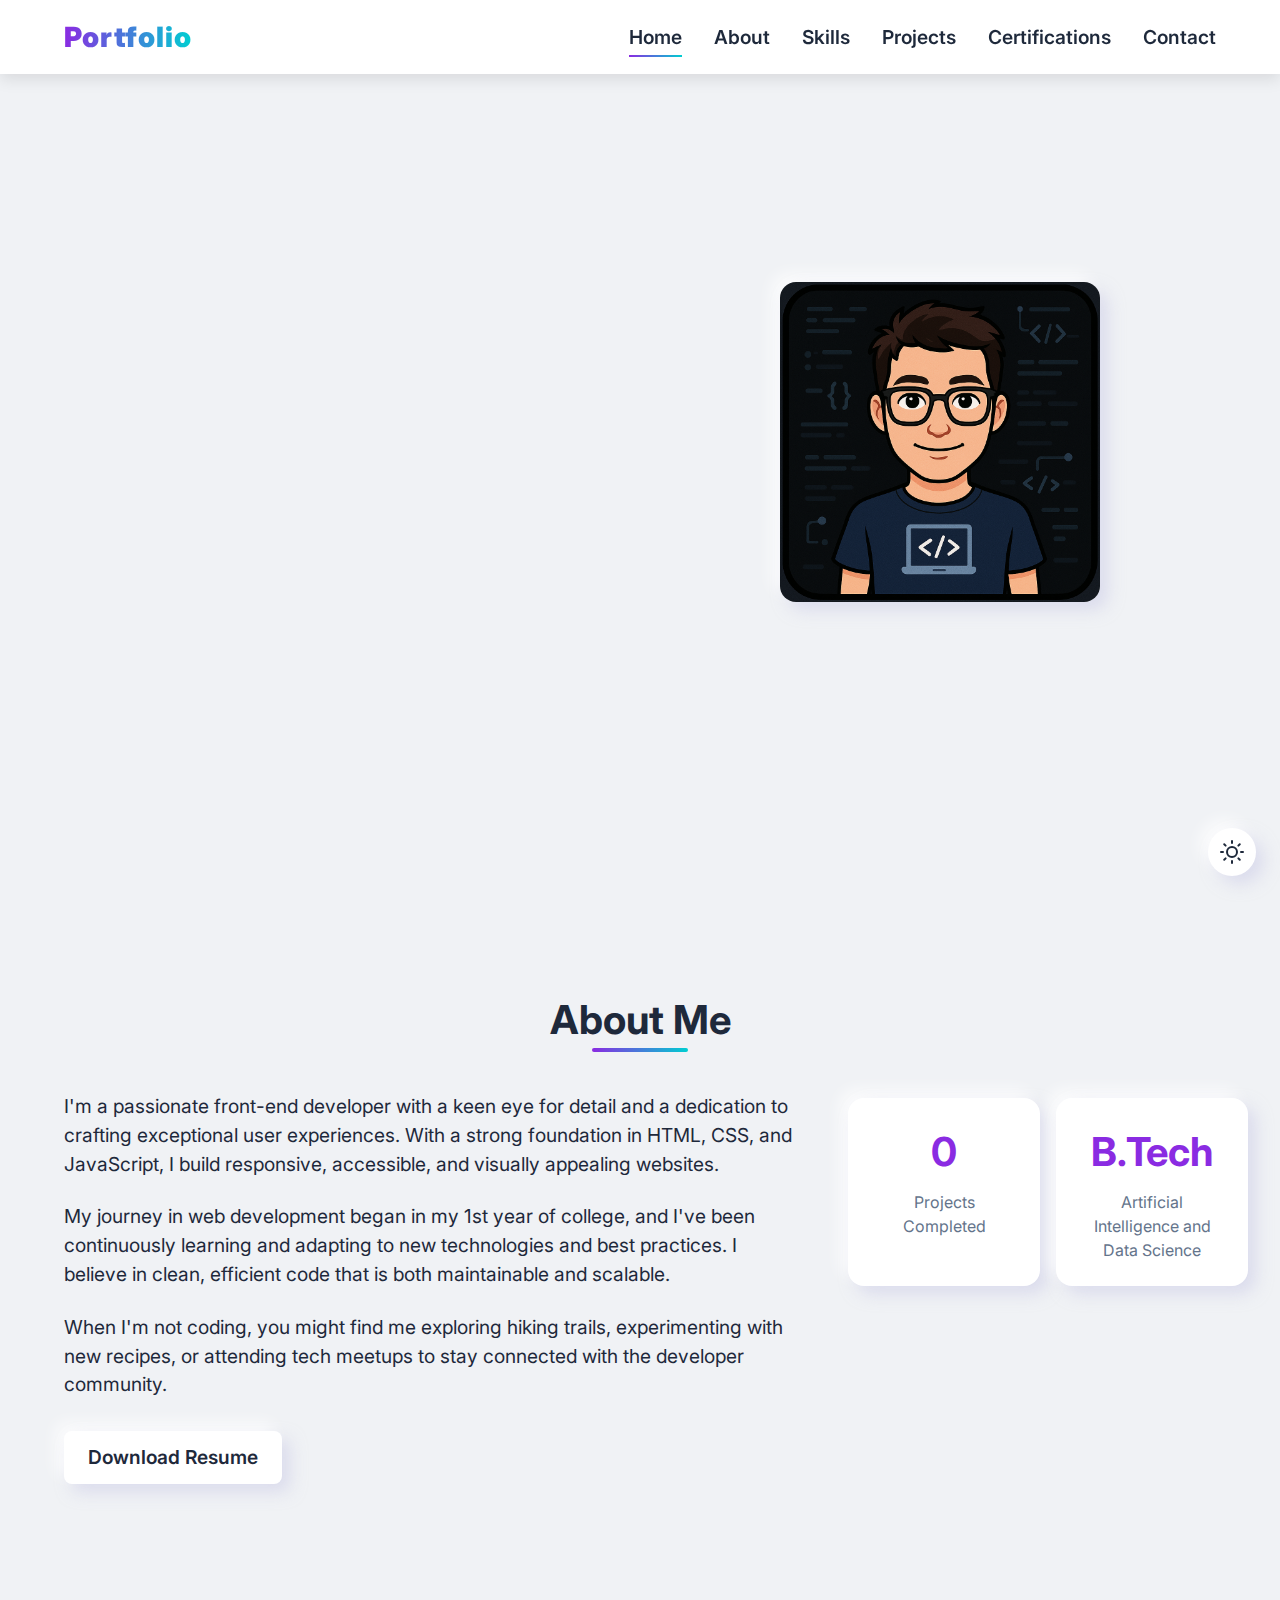
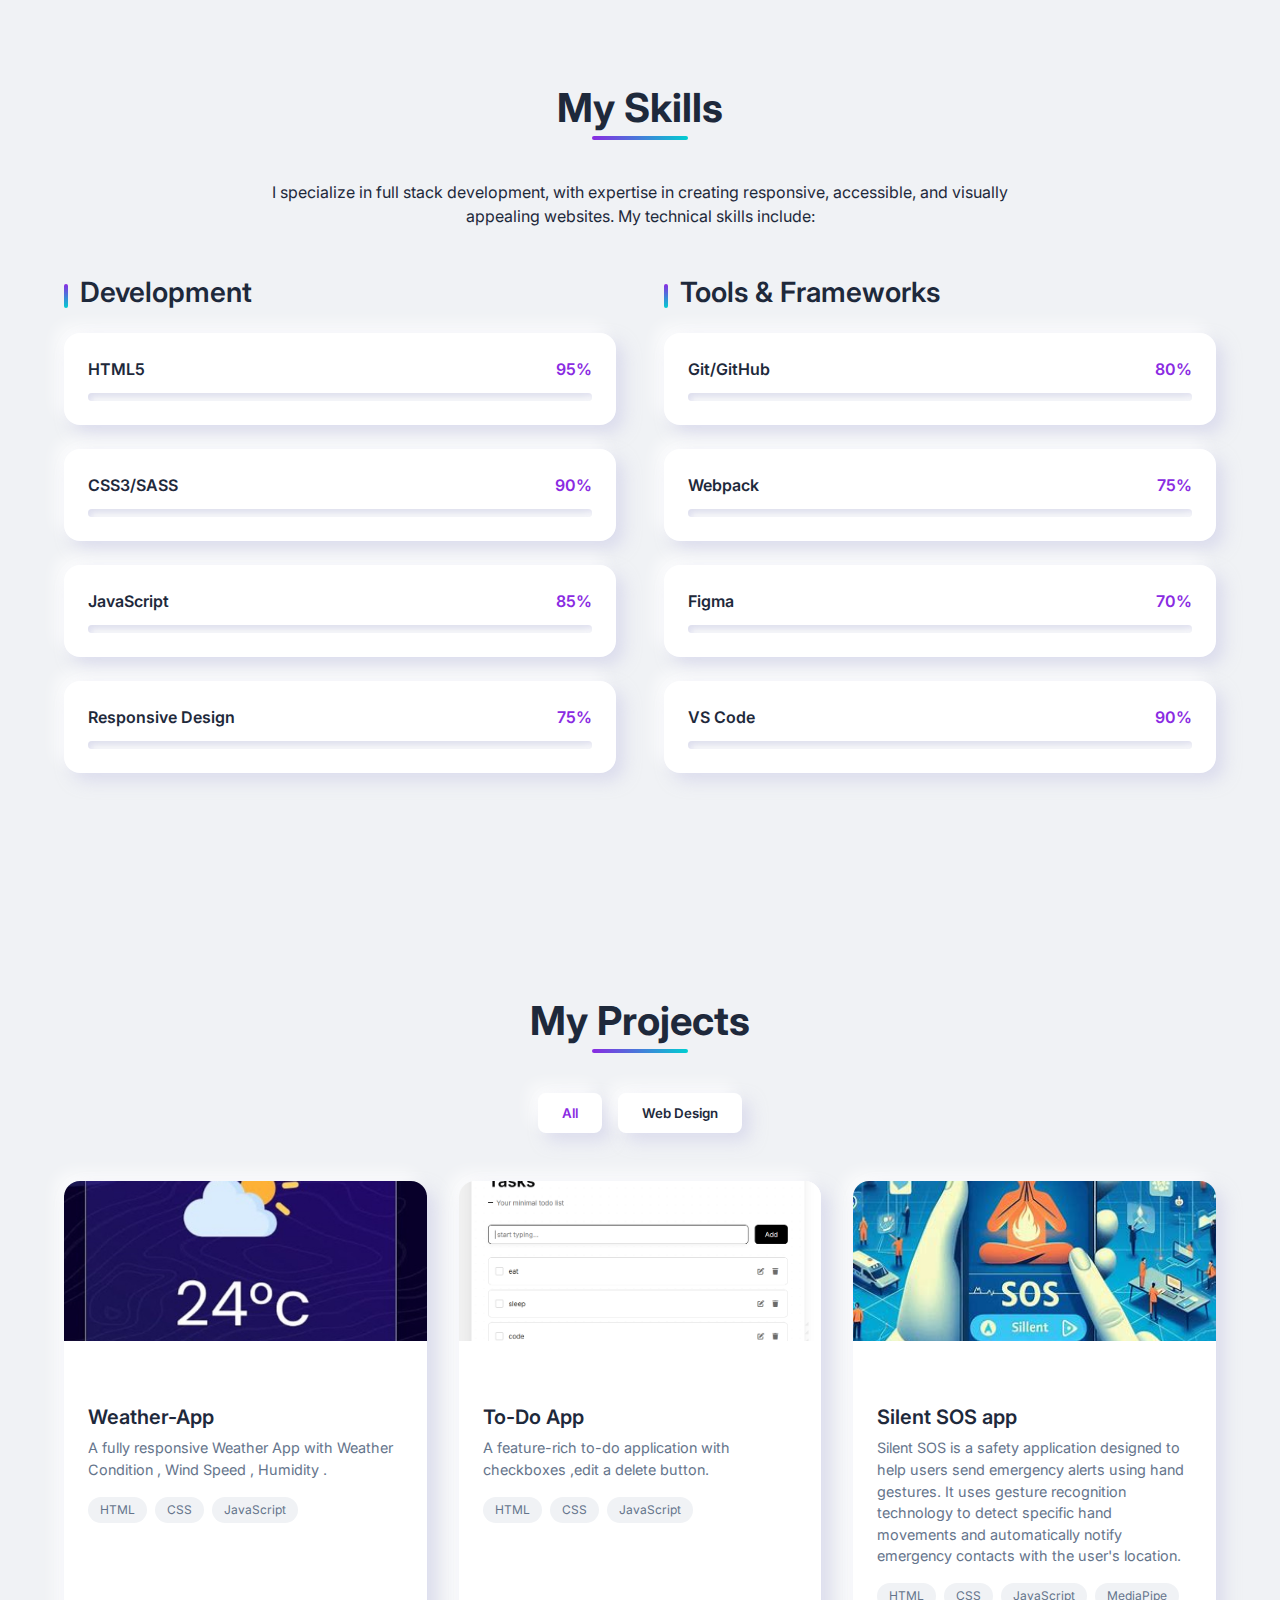
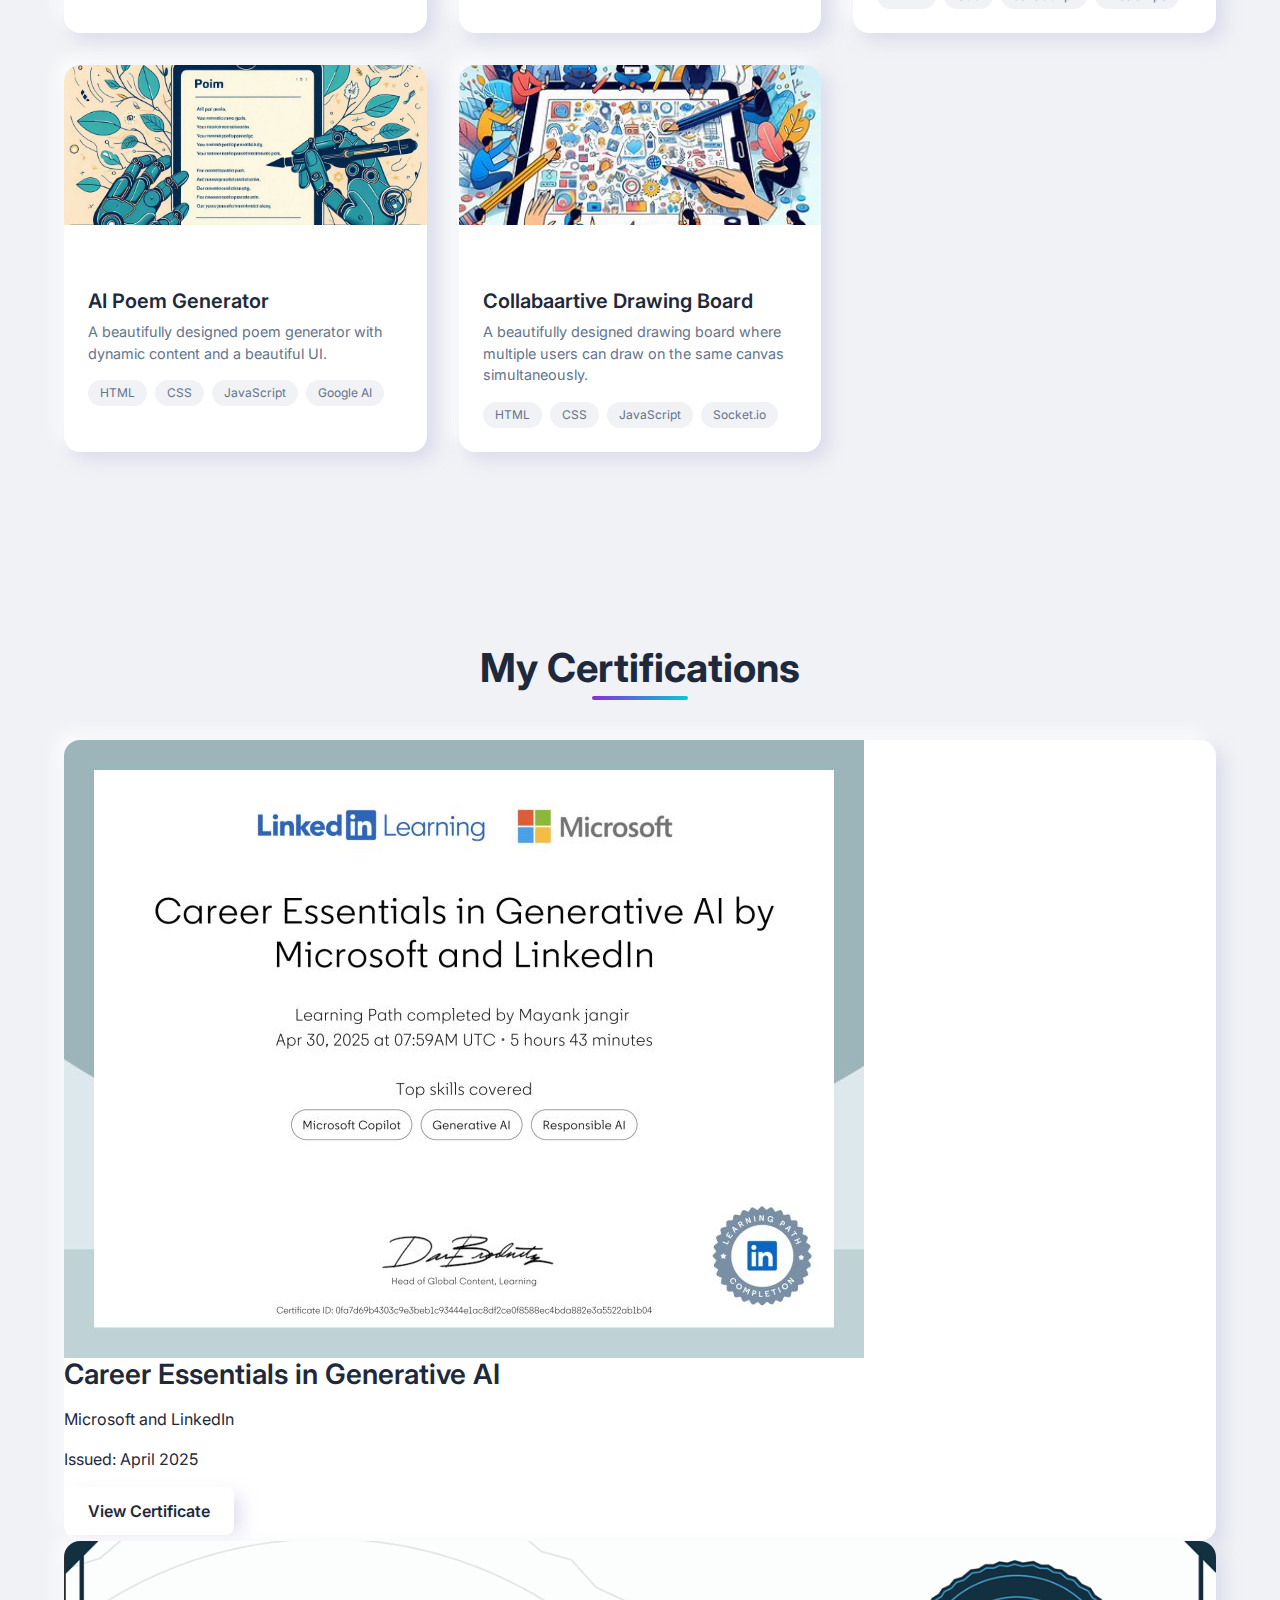
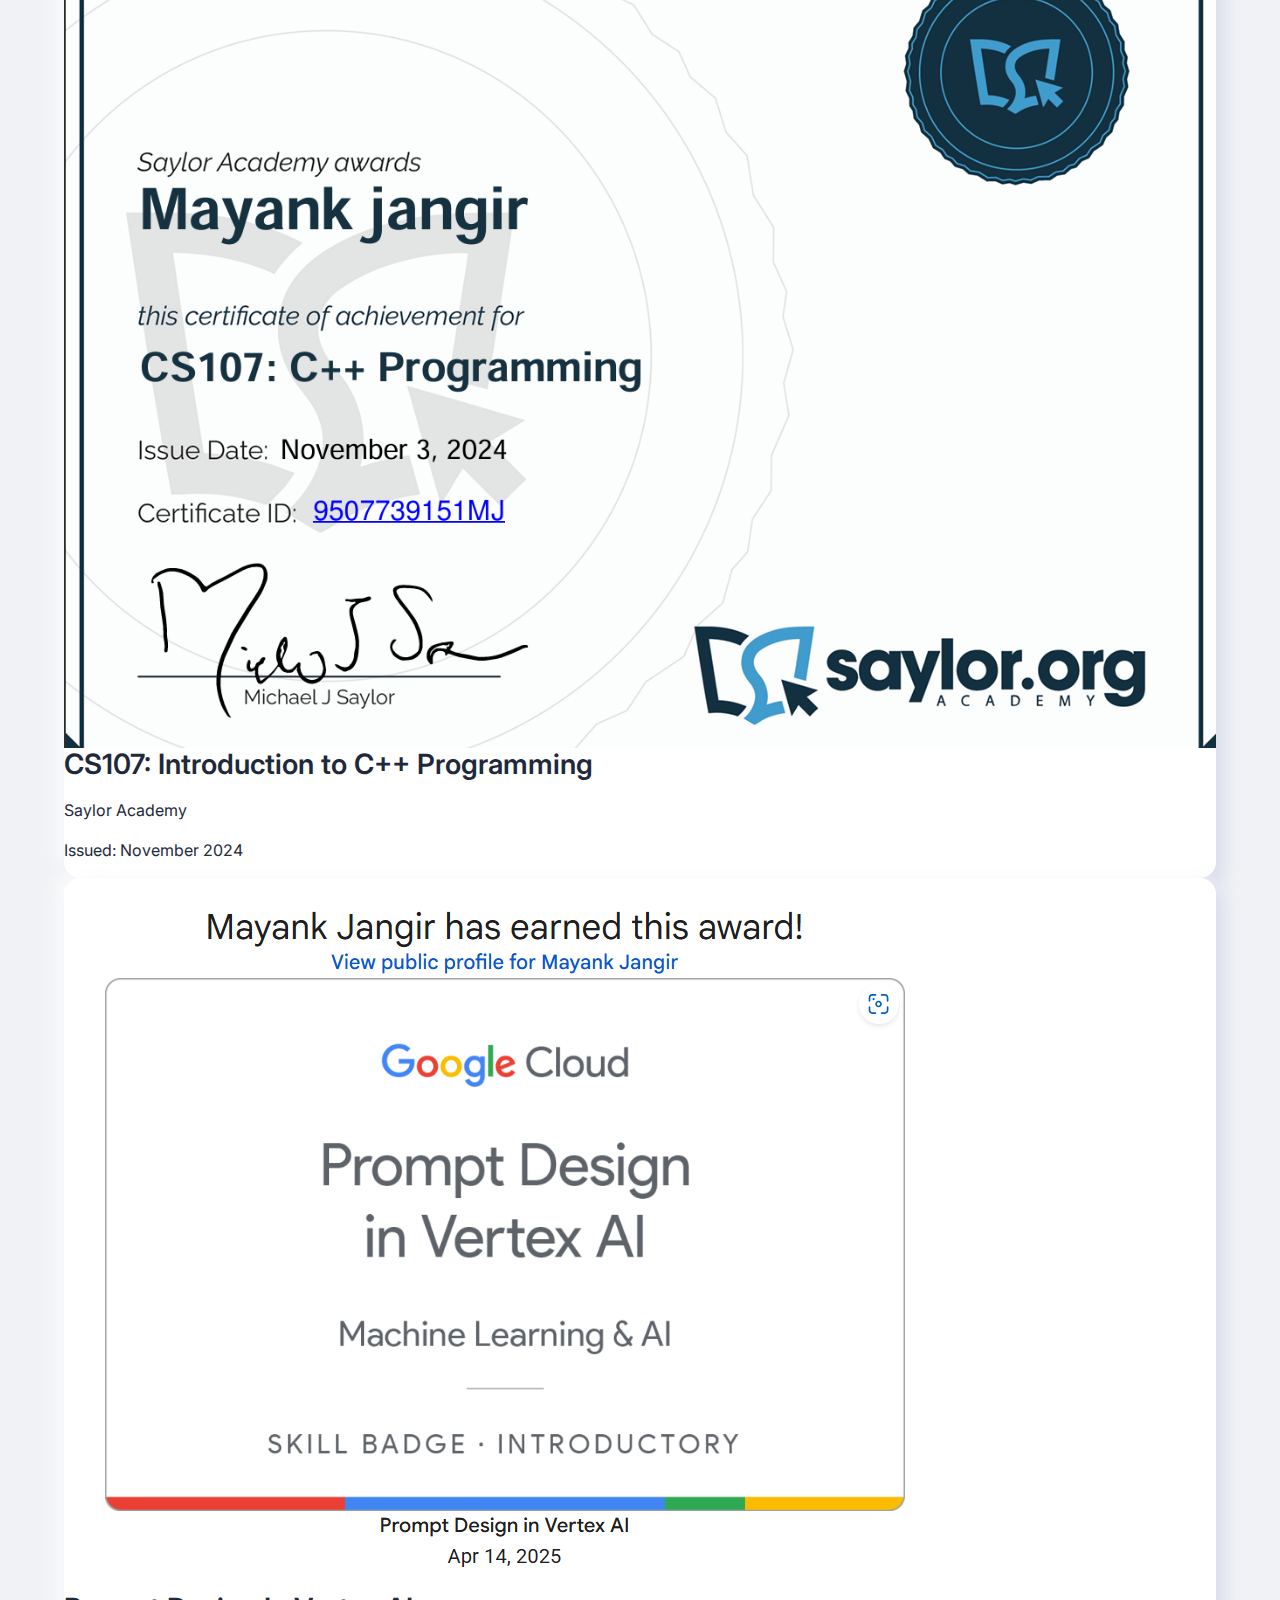
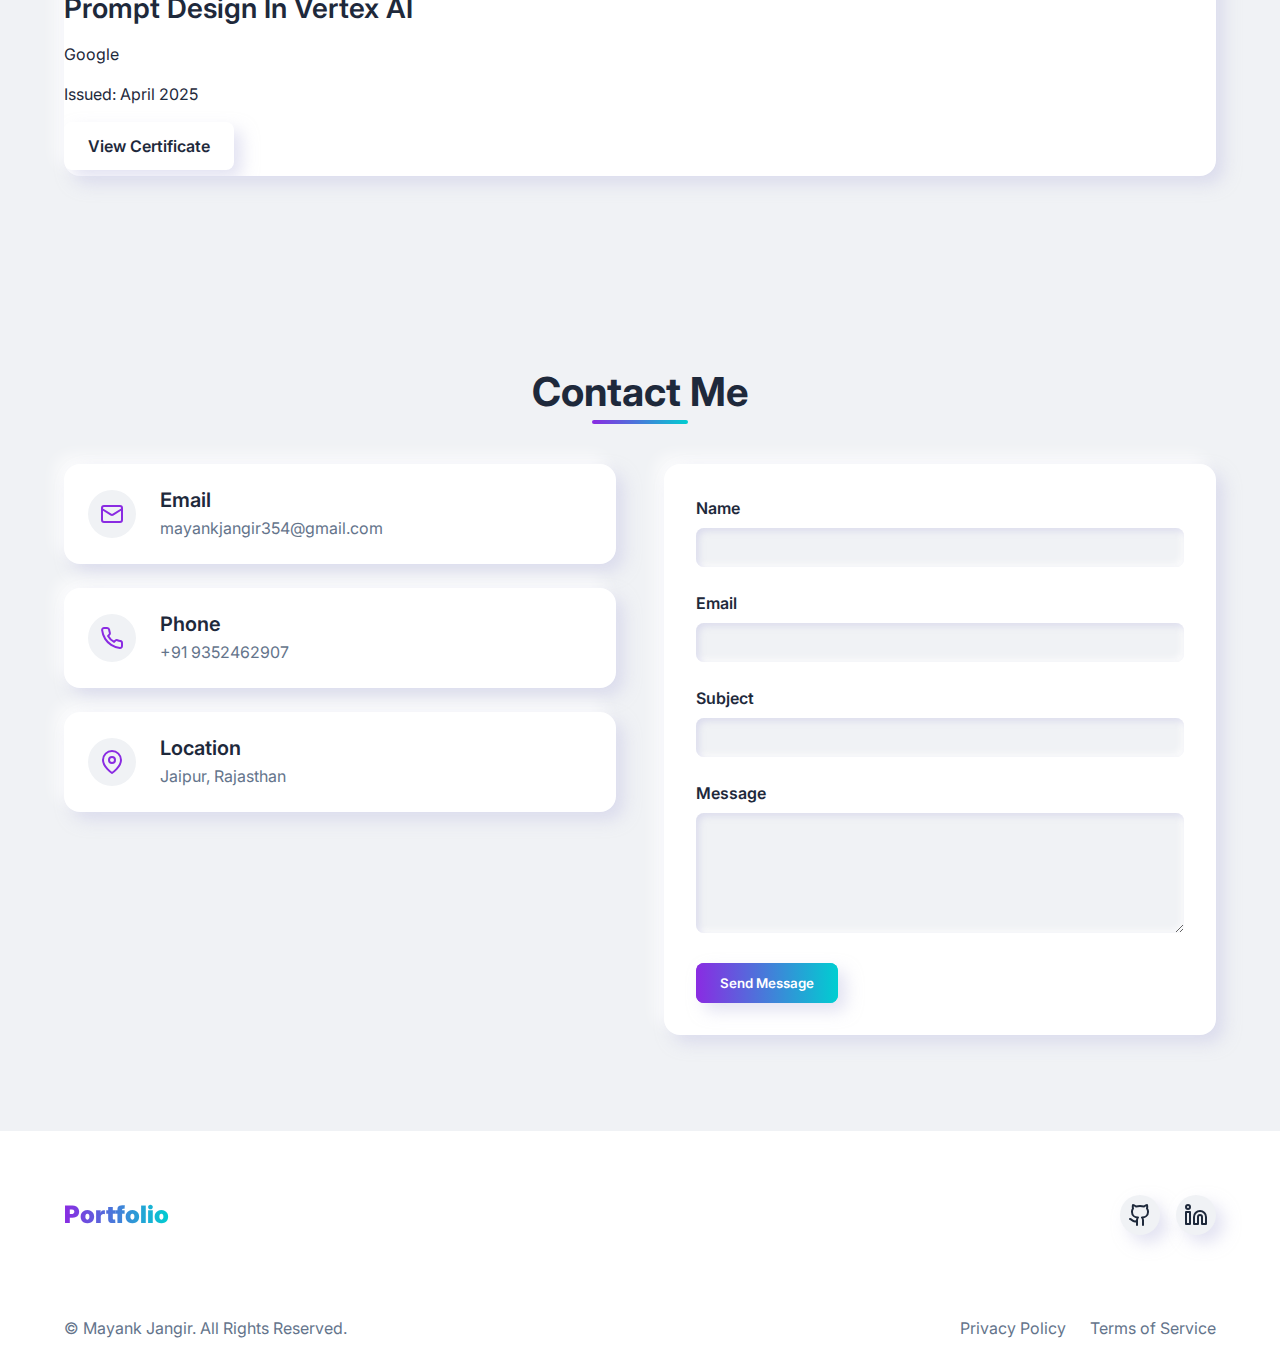
<file: index.html>
<!DOCTYPE html>
<html lang="en">
<head>
  <meta charset="UTF-8">
  <meta name="viewport" content="width=device-width, initial-scale=1.0">
  <meta name="description" content="Professional web developer portfolio showcasing skills and projects">
  <title>Dark Neumorphism Portfolio Website</title>
  <link rel="stylesheet" href="css/styles.css">
  <link rel="stylesheet" href="css/animations.css">
  <link rel="stylesheet" href="css/neumorphism.css">
  <link rel="stylesheet" href="https://fonts.googleapis.com/css2?family=Inter:wght@400;600;700&display=swap">
  <!-- Favicon -->
  <link rel="icon" type="image/svg+xml" href="assets/favicon.svg">
</head>
<body>
  <!-- Theme Toggle -->
  <button id="theme-toggle" class="theme-toggle" aria-label="Toggle dark/light theme">
    <svg class="sun-icon" xmlns="http://www.w3.org/2000/svg" width="24" height="24" viewBox="0 0 24 24" fill="none" stroke="currentColor" stroke-width="2" stroke-linecap="round" stroke-linejoin="round"><circle cx="12" cy="12" r="5"></circle><line x1="12" y1="1" x2="12" y2="3"></line><line x1="12" y1="21" x2="12" y2="23"></line><line x1="4.22" y1="4.22" x2="5.64" y2="5.64"></line><line x1="18.36" y1="18.36" x2="19.78" y2="19.78"></line><line x1="1" y1="12" x2="3" y2="12"></line><line x1="21" y1="12" x2="23" y2="12"></line><line x1="4.22" y1="19.78" x2="5.64" y2="18.36"></line><line x1="18.36" y1="5.64" x2="19.78" y2="4.22"></line></svg>
    <svg class="moon-icon" xmlns="http://www.w3.org/2000/svg" width="24" height="24" viewBox="0 0 24 24" fill="none" stroke="currentColor" stroke-width="2" stroke-linecap="round" stroke-linejoin="round"><path d="M21 12.79A9 9 0 1 1 11.21 3 7 7 0 0 0 21 12.79z"></path></svg>
  </button>

  <!-- Mobile Menu Button -->
  <button id="mobile-menu-btn" class="mobile-menu-btn" aria-label="Toggle mobile menu">
    <span></span>
    <span></span>
    <span></span>
  </button>

  <!-- Header -->
  <header id="header" class="header">
    <div class="container">
      <div class="logo">
        <a href="#home">
          <span class="gradient-text">Portfolio</span>
        </a>
      </div>

      <nav id="nav" class="nav">
        <ul class="nav-list">
          <li><a href="#home" class="nav-link active" data-section="home">Home</a></li>
          <li><a href="#about" class="nav-link" data-section="about">About</a></li>
          <li><a href="#skills" class="nav-link" data-section="skills">Skills</a></li>
          <li><a href="#projects" class="nav-link" data-section="projects">Projects</a></li>
          <li><a href="#certifications" class="nav-link" data-section="certifications">Certifications</a></li>
          <li><a href="#contact" class="nav-link" data-section="contact">Contact</a></li>

        </ul>
      </nav>
    </div>
  </header>

  <!-- Mobile Navigation -->
  <div id="mobile-nav" class="mobile-nav">
    <ul class="mobile-nav-list">
      <li><a href="#home" class="mobile-nav-link" data-section="home">Home</a></li>
      <li><a href="#about" class="mobile-nav-link" data-section="about">About</a></li>
      <li><a href="#skills" class="mobile-nav-link" data-section="skills">Skills</a></li>
      <li><a href="#projects" class="mobile-nav-link" data-section="projects">Projects</a></li>
      <li><a href="#contact" class="mobile-nav-link" data-section="contact">Contact</a></li>
      <li><a href="#certifications" class="nav-link" data-section="certifications">Certifications</a></li>
      <li><a href="#certifications" class="mobile-nav-link" data-section="certifications">Certifications</a></li>

    </ul>
  </div>

  <!-- Main Content -->
  <main>
    <!-- Hero Section -->
    <section id="home" class="hero-section">
      <div class="container">
        <div class="hero-content">
          <h1 class="hero-title">
            <span class="animate-text">Hi, I'm</span>
            <span class="gradient-text animate-text delay-200">Mayank Jangir</span>
          </h1>
          <h2 class="hero-subtitle animate-text delay-400">Full-Stack Developer (Student)</h2>
          <p class="hero-description animate-text delay-600">
            I create beautiful, functional, and accessible web experiences with modern technologies and Backend services.
          </p>
          <div class="hero-cta animate-text delay-800">
            <a href="#projects" class="neumorph-button primary">View My Work</a>
            <a href="#contact" class="neumorph-button secondary">Contact Me</a>
          </div>
        </div>
        <div class="hero-image">
          <div class="hero-image-container neumorph-card">
            <img src="/assets/profile.png" alt="Professional headshot" class="neumorph-image">
          </div>
        </div>
      </div>
    </section>

    <!-- About Section -->
    <section id="about" class="about-section">
      <div class="container">
        <h2 class="section-title">About Me</h2>
        <div class="about-content">
          <div class="about-text">
            <p>I'm a passionate front-end developer with a keen eye for detail and a dedication to crafting exceptional user experiences. With a strong foundation in HTML, CSS, and JavaScript, I build responsive, accessible, and visually appealing websites.</p>
            <p>My journey in web development began in my 1st year of college, and I've been continuously learning and adapting to new technologies and best practices. I believe in clean, efficient code that is both maintainable and scalable.</p>
            <p>When I'm not coding, you might find me exploring hiking trails, experimenting with new recipes, or attending tech meetups to stay connected with the developer community.</p>
            <div class="about-cta">
              <a href="https://drive.google.com/file/d/1h9gEdlJHE_yX_lyQjuKfDdPUPnR8axVz/view?usp=drive_link" class="neumorph-button secondary download-resume">Download Resume</a>  
            </div>
          </div>
          <div class="about-stats">
            <div class="stat-item neumorph-card">
              <span class="stat-number counter" data-target="5">0</span>
              <span class="stat-label">Projects Completed</span>
            </div>

            <div class="stat-item neumorph-card">
              <span class="stat-number" >B.Tech</span>
              <span class="stat-label">Artificial Intelligence and Data Science</span>
            </div>
            
          </div>
        </div>
      </div>
    </section>

    <!-- Skills Section -->
    <section id="skills" class="skills-section">
      <div class="container">
        <h2 class="section-title">My Skills</h2>
        <div class="skills-content">
          <div class="skills-text">
            <p>I specialize in full stack development, with expertise in creating responsive, accessible, and visually appealing websites. My technical skills include:</p>
          </div>
          <div class="skills-container">
            <div class="skill-category">
              <h3 class="category-title">Development</h3>
              <div class="skill-items">
                <div class="skill-item neumorph-card">
                  <div class="skill-info">
                    <span class="skill-name">HTML5</span>
                    <span class="skill-percentage">95%</span>
                  </div>
                  <div class="progress-bar">
                    <div class="progress-fill" style="width: 95%"></div>
                  </div>
                </div>
                <div class="skill-item neumorph-card">
                  <div class="skill-info">
                    <span class="skill-name">CSS3/SASS</span>
                    <span class="skill-percentage">90%</span>
                  </div>
                  <div class="progress-bar">
                    <div class="progress-fill" style="width: 90%"></div>
                  </div>
                </div>
                <div class="skill-item neumorph-card">
                  <div class="skill-info">
                    <span class="skill-name">JavaScript</span>
                    <span class="skill-percentage">85%</span>
                  </div>
                  <div class="progress-bar">
                    <div class="progress-fill" style="width: 85%"></div>
                  </div>
                </div>
                <div class="skill-item neumorph-card">
                  <div class="skill-info">
                    <span class="skill-name">Responsive Design</span>
                    <span class="skill-percentage">75%</span>
                  </div>
                  <div class="progress-bar">
                    <div class="progress-fill" style="width: 75%"></div>
                  </div>
                </div>
              </div>
            </div>
            <div class="skill-category">
              <h3 class="category-title">Tools & Frameworks</h3>
              <div class="skill-items">
                <div class="skill-item neumorph-card">
                  <div class="skill-info">
                    <span class="skill-name">Git/GitHub</span>
                    <span class="skill-percentage">80%</span>
                  </div>
                  <div class="progress-bar">
                    <div class="progress-fill" style="width: 80%"></div>
                  </div>
                </div>
                <div class="skill-item neumorph-card">
                  <div class="skill-info">
                    <span class="skill-name">Webpack</span>
                    <span class="skill-percentage">75%</span>
                  </div>
                  <div class="progress-bar">
                    <div class="progress-fill" style="width: 75%"></div>
                  </div>
                </div>
                <div class="skill-item neumorph-card">
                  <div class="skill-info">
                    <span class="skill-name">Figma</span>
                    <span class="skill-percentage">70%</span>
                  </div>
                  <div class="progress-bar">
                    <div class="progress-fill" style="width: 70%"></div>
                  </div>
                </div>
                <div class="skill-item neumorph-card">
                  <div class="skill-info">
                    <span class="skill-name">VS Code</span>
                    <span class="skill-percentage">90%</span>
                  </div>
                  <div class="progress-bar">
                    <div class="progress-fill" style="width: 90%"></div>
                  </div>
                </div>
              </div>
            </div>
          </div>
        </div>
      </div>
    </section>

    <!-- Projects Section -->
    <section id="projects" class="projects-section">
      <div class="container">
        <h2 class="section-title">My Projects</h2>
        <div class="projects-filter">
          <button class="filter-btn neumorph-button active" data-filter="all">All</button>
          <button class="filter-btn neumorph-button" data-filter="web">Web Design</button>
          <!-- <button class="filter-btn neumorph-button" data-filter="app">Applications</button> -->
          <!-- <button class="filter-btn neumorph-button" data-filter="ui">UI/UX</button> -->
        </div>
        <div class="projects-grid">
          <div class="project-card neumorph-card" data-category="web">
            <div class="project-image">
              <img src="/assets/weather app.jpg"  alt="Weather App">
              <div class="project-overlay">
                <div class="project-links">
                  <a href="https://drive.google.com/file/d/1aOLNIRny83i8ollIkZZO0XA6KBuUjwba/view?usp=drive_link" class="project-link" target="_blank" rel="noopener noreferrer">View Project</a>
                  <a href="https://github.com/mayank-822/weather-App" class="project-link" target="_blank" rel="noopener noreferrer">View Code</a>
                </div>
              </div>
            </div>
            <div class="project-info">
              <h3 class="project-title">Weather-App</h3>
              <p class="project-description">A fully responsive Weather App with  Weather Condition , Wind Speed , Humidity .</p>
              <div class="project-technologies">
                <span class="tech-tag">HTML</span>
                <span class="tech-tag">CSS</span>
                <span class="tech-tag">JavaScript</span>
              </div>
            </div>
          </div>
          <div class="project-card neumorph-card" data-category="app">
            <div class="project-image">
              <img src="/assets/todo app.png" alt="To-Do App">
              <div class="project-overlay">
                <div class="project-links">
                  <a href="https://drive.google.com/file/d/1ftFzDv_xSZ0iOuu_FJG-YAdpF14aRKNm/view?usp=drive_link" class="project-link" target="_blank" rel="noopener noreferrer">View Project</a>
                  <a href="https://github.com/mayank-822/To-doApp" class="project-link" target="_blank" rel="noopener noreferrer">View Code</a>
                </div>
              </div>
            </div>
            <div class="project-info">
              <h3 class="project-title">To-Do App</h3>
              <p class="project-description">A feature-rich to-do application with checkboxes ,edit a delete button.</p>
              <div class="project-technologies">
                <span class="tech-tag">HTML</span>
                <span class="tech-tag">CSS</span>
                <span class="tech-tag">JavaScript</span>
              </div>
            </div>
          </div>
          <div class="project-card neumorph-card" data-category="ui">
            <div class="project-image">
              <img src="/assets/SilentSOS.jpeg" alt="SilentSOSApp">
              <div class="project-overlay">
                <div class="project-links">
                  <a href="https://hustlrmayank.github.io/Silent-SOS-App/" class="project-link" target="_blank" rel="noopener noreferrer">View Project</a>
                  <a href="https://github.com/mayank-822/Silent-SOS-App" class="project-link" target="_blank" rel="noopener noreferrer">View Code</a>
                </div>
              </div>
            </div>
            <div class="project-info">
              <h3 class="project-title">Silent SOS app</h3>
              <p class="project-description">Silent SOS is a safety application designed to help users send emergency alerts using hand gestures. It uses gesture recognition technology to detect specific hand movements and automatically notify emergency contacts with the user's location.</p>
              <div class="project-technologies">
                <span class="tech-tag">HTML</span>
                <span class="tech-tag">CSS</span>
                <span class="tech-tag">JavaScript</span>
                <span class="tech-tag">MediaPipe</span>
              </div>
            </div>
          </div>
            <!-- AI Poem Generator -->

          <div class="project-card neumorph-card" data-category="web">
            <div class="project-image">
              <img src="/assets/aiPoem.jpeg" alt="AIPoem">
              <div class="project-overlay">
                <div class="project-links">
                  <a href="" class="project-link" target="_blank" rel="noopener noreferrer">View Project</a>
                  <a href="https://github.com/mayank-822/Silent-SOS-App" class="project-link" target="_blank" rel="noopener noreferrer">View Code</a>
                </div>
              </div>
            </div>
             
            <div class="project-info">
              <h3 class="project-title">AI Poem Generator</h3>
              <p class="project-description">A beautifully designed poem generator with dynamic content and a beautiful UI.</p>
              <div class="project-technologies">
                <span class="tech-tag">HTML</span>
                <span class="tech-tag">CSS</span>
                <span class="tech-tag">JavaScript</span>
                <span class="tech-tag">Google AI</span>
              </div>
            </div>
          </div>
          <!-- Collabaartive Drawing App -->
          <div class="project-card neumorph-card" data-category="web">
            <div class="project-image">
              <img src="/assets/DrawingBoard.jpeg" alt="AIPoem">
              <div class="project-overlay">
                <div class="project-links">
                  <a href="" class="project-link" target="_blank" rel="noopener noreferrer">View Project</a>
                  <a href="" class="project-link" target="_blank" rel="noopener noreferrer">View Code</a>
                </div>
              </div>
            </div>
            <div class="project-info">
              <h3 class="project-title">Collabaartive Drawing Board</h3>
              <p class="project-description">A beautifully designed drawing board where multiple users can draw on the same canvas simultaneously.</p>
              <div class="project-technologies">
                <span class="tech-tag">HTML</span>
                <span class="tech-tag">CSS</span>
                <span class="tech-tag">JavaScript</span>
                <span class="tech-tag">Socket.io</span>
              </div>
            </div>
          </div>
          
                
        </div>
        
      </div>
    </section>

    <!-- Certification Section -->
<section id="certifications" class="certifications-section">
  <div class="container">
    <h2 class="section-title">My Certifications</h2>
    <div class="certifications-grid">
      <div class="certification-card neumorph-card">
        <div class="certification-image">
          <img src="/assets/generativeai.jpeg" alt="Generative AI">
        </div>
        <div class="certification-info">
          <h3 class="certification-title">Career Essentials in Generative AI </h3>
          <p class="certification-issuer">Microsoft and LinkedIn</p>
          <p class="certification-date">Issued: April 2025</p>
          <div class="certification-links">
            <a href="https://lnkd.in/dU4xAz-g" class="neumorph-button secondary" target="_blank" rel="noopener noreferrer">View Certificate</a>
          </div>
        </div>
      </div>

      <div class="certification-card neumorph-card">
        <div class="certification-image">
          <img src="/assets/c++.png" alt="C++ Certification">
        </div>
        <div class="certification-info">
          <h3 class="certification-title">CS107: Introduction to C++ Programming</h3>
          <p class="certification-issuer">Saylor Academy</p>
          <p class="certification-date">Issued: November 2024</p>
          <!-- <div class="certification-links">
            <a href="" class="neumorph-button secondary" target="_blank" rel="noopener noreferrer">View Certificate</a>
          </div> -->
        </div>
      </div>
<!-- 
      <div class="certification-card neumorph-card">
        <div class="certification-image">
          <img src="/assets/certification3.jpg" alt="React Development Certification">
        </div>
        <div class="certification-info">
          <h3 class="certification-title">React Development</h3>
          <p class="certification-issuer">freeCodeCamp</p>
          <p class="certification-date">Issued: August 2023</p>
          <div class="certification-links">
            <a href="#" class="neumorph-button secondary" target="_blank" rel="noopener noreferrer">View Certificate</a>
          </div>
        </div>
      </div> -->

      <div class="certification-card neumorph-card">
        <div class="certification-image">
          <img src="/assets/promptdesign.png" alt="Prompt Design In Vertex AI">
        </div>
        <div class="certification-info">
          <h3 class="certification-title">Prompt Design In Vertex AI</h3>
          <p class="certification-issuer">Google</p>
          <p class="certification-date">Issued: April 2025</p>
          <div class="certification-links">
            <a href="https://www.cloudskillsboost.google/public_profiles/969f2a97-e67e-440b-826f-01d2b6e95b0a/badges/14859124" class="neumorph-button secondary" target="_blank" rel="noopener noreferrer">View Certificate</a>
          </div>
        </div>
      </div>
    </div>
  </div>
</section>

    <!-- Contact Section -->
    <section id="contact" class="contact-section">
      <div class="container">
        <h2 class="section-title">Contact Me</h2>
        <div class="contact-content">
          <div class="contact-info">
            <div class="contact-item neumorph-card">
              <div class="contact-icon">
                <svg xmlns="http://www.w3.org/2000/svg" width="24" height="24" viewBox="0 0 24 24" fill="none" stroke="currentColor" stroke-width="2" stroke-linecap="round" stroke-linejoin="round"><rect x="2" y="4" width="20" height="16" rx="2"></rect><path d="m22 7-8.97 5.7a1.94 1.94 0 0 1-2.06 0L2 7"></path></svg>
              </div>
              <div class="contact-text">
                <h3>Email</h3>
                <p><a href="mayankjangir354@gmail.com">mayankjangir354@gmail.com</a></p>
              </div>
            </div>
            <div class="contact-item neumorph-card">
              <div class="contact-icon">
                <svg xmlns="http://www.w3.org/2000/svg" width="24" height="24" viewBox="0 0 24 24" fill="none" stroke="currentColor" stroke-width="2" stroke-linecap="round" stroke-linejoin="round"><path d="M22 16.92v3a2 2 0 0 1-2.18 2 19.79 19.79 0 0 1-8.63-3.07 19.5 19.5 0 0 1-6-6 19.79 19.79 0 0 1-3.07-8.67A2 2 0 0 1 4.11 2h3a2 2 0 0 1 2 1.72 12.84 12.84 0 0 0 .7 2.81 2 2 0 0 1-.45 2.11L8.09 9.91a16 16 0 0 0 6 6l1.27-1.27a2 2 0 0 1 2.11-.45 12.84 12.84 0 0 0 2.81.7A2 2 0 0 1 22 16.92z"></path></svg>
              </div>
              <div class="contact-text">
                <h3>Phone</h3>
                <p><a href="tel:9352462907">+91 9352462907</a></p>
              </div>
            </div>
            <div class="contact-item neumorph-card">
              <div class="contact-icon">
                <svg xmlns="http://www.w3.org/2000/svg" width="24" height="24" viewBox="0 0 24 24" fill="none" stroke="currentColor" stroke-width="2" stroke-linecap="round" stroke-linejoin="round"><path d="M21 10c0 7-9 13-9 13s-9-6-9-13a9 9 0 0 1 18 0z"></path><circle cx="12" cy="10" r="3"></circle></svg>
              </div>
              <div class="contact-text">
                <h3>Location</h3>
                <p>Jaipur, Rajasthan</p>
              </div>
            </div>
          </div>
          <div class="contact-form-container">
            <form id="contact-form" class="contact-form neumorph-card">
              <div class="form-group">
                <label for="name">Name</label>
                <input type="text" id="name" name="name" class="neumorph-input" required>
                <span class="error-message" id="name-error"></span>
              </div>
              <div class="form-group">
                <label for="email">Email</label>
                <input type="email" id="email" name="email" class="neumorph-input" required>
                <span class="error-message" id="email-error"></span>
              </div>
              <div class="form-group">
                <label for="subject">Subject</label>
                <input type="text" id="subject" name="subject" class="neumorph-input" required>
                <span class="error-message" id="subject-error"></span>
              </div>
              <div class="form-group">
                <label for="message">Message</label>
                <textarea id="message" name="message" class="neumorph-input" rows="5" required></textarea>
                <span class="error-message" id="message-error"></span>
              </div>
              <button type="submit" class="neumorph-button primary">Send Message</button>
            </form>
          </div>
        </div>
      </div>
    </section>
  </main>

  <!-- Footer -->
  <footer class="footer">
    <div class="container">
      <div class="footer-content">
        <div class="footer-logo">
          <a href="#home">
            <span class="gradient-text">Portfolio</span>
          </a>
        </div>
        <div class="social-links">
          <a href="https://github.com/mayank-822" class="social-link" target="_blank" rel="noopener noreferrer" aria-label="GitHub">
            <svg xmlns="http://www.w3.org/2000/svg" width="24" height="24" viewBox="0 0 24 24" fill="none" stroke="currentColor" stroke-width="2" stroke-linecap="round" stroke-linejoin="round"><path d="M15 22v-4a4.8 4.8 0 0 0-1-3.5c3 0 6-2 6-5.5.08-1.25-.27-2.48-1-3.5.28-1.15.28-2.35 0-3.5 0 0-1 0-3 1.5-2.64-.5-5.36-.5-8 0C6 2 5 2 5 2c-.3 1.15-.3 2.35 0 3.5A5.403 5.403 0 0 0 4 9c0 3.5 3 5.5 6 5.5-.39.49-.68 1.05-.85 1.65-.17.6-.22 1.23-.15 1.85v4"></path><path d="M9 18c-4.51 2-5-2-7-2"></path></svg>
          </a>
          <a href="https://www.linkedin.com/in/mayank-jangir-2b633630a" class="social-link" target="_blank" rel="noopener noreferrer" aria-label="LinkedIn">
            <svg xmlns="http://www.w3.org/2000/svg" width="24" height="24" viewBox="0 0 24 24" fill="none" stroke="currentColor" stroke-width="2" stroke-linecap="round" stroke-linejoin="round"><path d="M16 8a6 6 0 0 1 6 6v7h-4v-7a2 2 0 0 0-2-2 2 2 0 0 0-2 2v7h-4v-7a6 6 0 0 1 6-6z"></path><rect x="2" y="9" width="4" height="12"></rect><circle cx="4" cy="4" r="2"></circle></svg>
          </a>
          <!-- <a href="#" class="social-link" target="_blank" rel="noopener noreferrer" aria-label="Twitter">
            <svg xmlns="http://www.w3.org/2000/svg" width="24" height="24" viewBox="0 0 24 24" fill="none" stroke="currentColor" stroke-width="2" stroke-linecap="round" stroke-linejoin="round"><path d="M22 4s-.7 2.1-2 3.4c1.6 10-9.4 17.3-18 11.6 2.2.1 4.4-.6 6-2C3 15.5.5 9.6 3 5c2.2 2.6 5.6 4.1 9 4-.9-4.2 4-6.6 7-3.8 1.1 0 3-1.2 3-1.2z"></path></svg>
          </a>
          <a href="#" class="social-link" target="_blank" rel="noopener noreferrer" aria-label="Instagram">
            <svg xmlns="http://www.w3.org/2000/svg" width="24" height="24" viewBox="0 0 24 24" fill="none" stroke="currentColor" stroke-width="2" stroke-linecap="round" stroke-linejoin="round"><rect x="2" y="2" width="20" height="20" rx="5" ry="5"></rect><path d="M16 11.37A4 4 0 1 1 12.63 8 4 4 0 0 1 16 11.37z"></path><line x1="17.5" y1="6.5" x2="17.51" y2="6.5"></line></svg>
          </a> -->
        </div>
      </div>
      <div class="footer-bottom">
        <p class="copyright">&copy; Mayank Jangir. All Rights Reserved.</p>
        <div class="footer-links">
          <a href="#">Privacy Policy</a>
          <a href="#">Terms of Service</a>
        </div>
      </div>
    </div>
  </footer>

  <!-- Back to Top Button -->
  <button id="back-to-top" class="back-to-top" aria-label="Back to top">
    <svg xmlns="http://www.w3.org/2000/svg" width="24" height="24" viewBox="0 0 24 24" fill="none" stroke="currentColor" stroke-width="2" stroke-linecap="round" stroke-linejoin="round"><polyline points="18 15 12 9 6 15"></polyline></svg>
  </button>

  <!-- Scripts -->
  <script src="js/main.js"></script>
  <script src="js/theme.js"></script>
  <script src="js/navigation.js"></script>
  <script src="js/animations.js"></script>
  <script src="js/projects.js"></script>
  <script src="js/contact.js"></script>
</body>
</html>
</file>
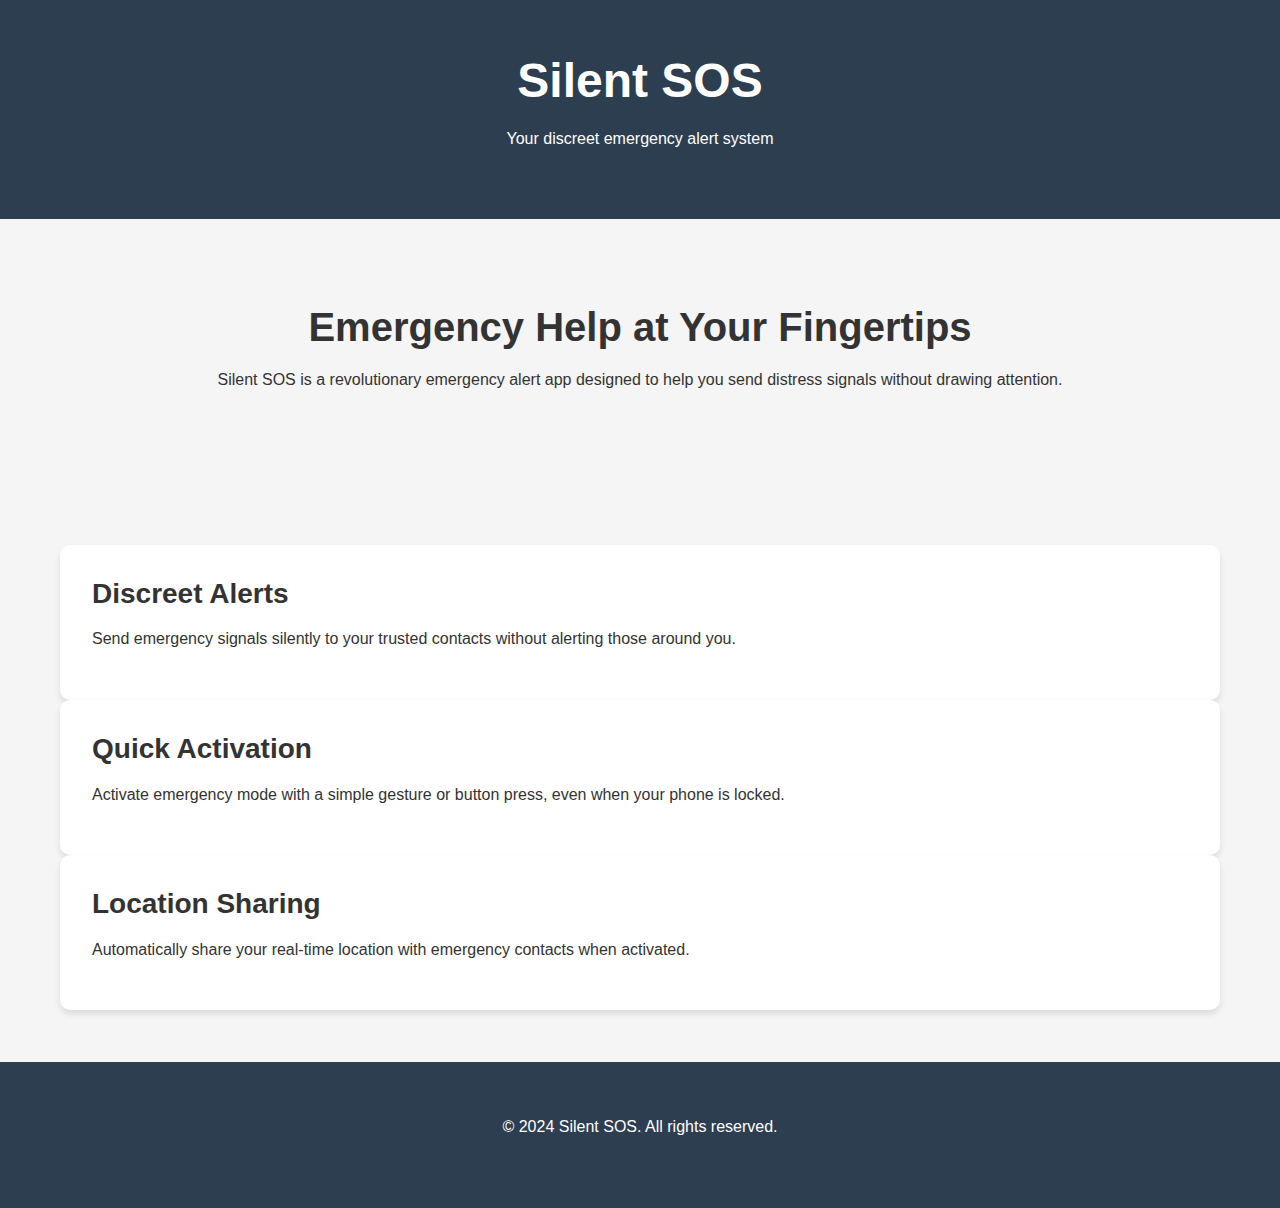
<file: SilentSOSapp.html>
<!DOCTYPE html>
<html lang="en">
<head>
    <meta charset="UTF-8">
    <meta name="viewport" content="width=device-width, initial-scale=1.0">
    <title>Silent SOS - Emergency Alert App</title>
    <link rel="stylesheet" href="css/styles.css">
    <link rel="stylesheet" href="css/silentsosapp.css">
</head>
<body>
    <header>
        <div class="container">
            <h1>Silent SOS</h1>
            <p>Your discreet emergency alert system</p>
        </div>
    </header>

    <section class="hero">
        <div class="container">
            <h2>Emergency Help at Your Fingertips</h2>
            <p>Silent SOS is a revolutionary emergency alert app designed to help you send distress signals without drawing attention.</p>
        </div>
    </section>

    <section class="features">
        <div class="container">
            <div class="feature-card">
                <h3>Discreet Alerts</h3>
                <p>Send emergency signals silently to your trusted contacts without alerting those around you.</p>
            </div>
            <div class="feature-card">
                <h3>Quick Activation</h3>
                <p>Activate emergency mode with a simple gesture or button press, even when your phone is locked.</p>
            </div>
            <div class="feature-card">
                <h3>Location Sharing</h3>
                <p>Automatically share your real-time location with emergency contacts when activated.</p>
            </div>
        </div>
    </section>

    <!-- <section class="cta">
        <div class="container">
            <h2>Download Silent SOS Today</h2>
            <p>Be prepared for any emergency situation</p>
            <a href="#" class="button">Get the App</a>
        </div>
    </section> -->

    <footer>
        <div class="container">
            <p>&copy; 2024 Silent SOS. All rights reserved.</p>
            <!-- <p>Contact: support@silentsos.com</p> -->
        </div>
    </footer>
</body>
</html>
</file>
<file: css/styles.css>
/* Base Styles */
:root {
  /* Color Variables */
  --color-bg-primary: #0A0C1B;
  --color-bg-secondary: #12142B;
  --color-accent-primary: #8A2BE2;
  --color-accent-secondary: #00CED1;
  --color-text-primary: #FFFFFF;
  --color-text-secondary: #B8B8B8;
  --color-success: #10B981;
  --color-warning: #F59E0B;
  --color-error: #EF4444;
  
  /* Neumorphism Shadows */
  --shadow-outer-light: 8px 8px 16px rgba(0, 0, 0, 0.5), -8px -8px 16px rgba(30, 30, 60, 0.1);
  --shadow-outer-dark: 8px 8px 16px rgba(0, 0, 0, 0.5), -8px -8px 16px rgba(30, 30, 60, 0.1);
  --shadow-inner-light: inset 3px 3px 6px rgba(0, 0, 0, 0.5), inset -3px -3px 6px rgba(30, 30, 60, 0.1);
  --shadow-inner-dark: inset 3px 3px 6px rgba(0, 0, 0, 0.5), inset -3px -3px 6px rgba(30, 30, 60, 0.1);
  
  /* Animation Durations */
  --transition-slow: 0.5s;
  --transition-medium: 0.3s;
  --transition-fast: 0.15s;
}

[data-theme="light"] {
  --color-bg-primary: #F0F2F5;
  --color-bg-secondary: #FFFFFF;
  --color-accent-primary: #8A2BE2;
  --color-accent-secondary: #00CED1;
  --color-text-primary: #1E293B;
  --color-text-secondary: #64748B;
  --shadow-outer-light: 8px 8px 16px rgba(200, 200, 230, 0.5), -8px -8px 16px rgba(255, 255, 255, 0.8);
  --shadow-outer-dark: 8px 8px 16px rgba(200, 200, 230, 0.5), -8px -8px 16px rgba(255, 255, 255, 0.8);
  --shadow-inner-light: inset 3px 3px 6px rgba(200, 200, 230, 0.5), inset -3px -3px 6px rgba(255, 255, 255, 0.8);
  --shadow-inner-dark: inset 3px 3px 6px rgba(200, 200, 230, 0.5), inset -3px -3px 6px rgba(255, 255, 255, 0.8);
}

* {
  margin: 0;
  padding: 0;
  box-sizing: border-box;
}

html {
  scroll-behavior: smooth;
  font-size: 16px;
}

body {
  font-family: 'Inter', -apple-system, BlinkMacSystemFont, "Segoe UI", Roboto, Helvetica, Arial, sans-serif;
  background-color: var(--color-bg-primary);
  color: var(--color-text-primary);
  line-height: 1.5;
  transition: all var(--transition-medium) ease;
  overflow-x: hidden;
}

a {
  text-decoration: none;
  color: inherit;
  transition: color var(--transition-fast) ease;
}

ul {
  list-style: none;
}

img {
  max-width: 100%;
  height: auto;
  display: block;
}

button {
  cursor: pointer;
  font-family: inherit;
  background: none;
  border: none;
  outline: none;
}

.container {
  width: 100%;
  max-width: 1200px;
  margin: 0 auto;
  padding: 0 1.5rem;
}

section {
  padding: 6rem 0;
}

/* Typography */
h1, h2, h3, h4, h5, h6 {
  margin-bottom: 1rem;
  line-height: 1.2;
}

h1 {
  font-size: 3rem;
  font-weight: 700;
}

h2 {
  font-size: 2.5rem;
  font-weight: 700;
}

h3 {
  font-size: 1.75rem;
  font-weight: 600;
}

p {
  margin-bottom: 1rem;
}

.gradient-text {
  background: linear-gradient(90deg, var(--color-accent-primary), var(--color-accent-secondary));
  -webkit-background-clip: text;
  background-clip: text;
  color: transparent;
  display: inline-block;
  font-weight:bolder;
}

.section-title {
  font-size: 2.5rem;
  position: relative;
  margin-bottom: 3rem;
  text-align: center;
}

.section-title::after {
  content: '';
  position: absolute;
  bottom: -0.5rem;
  left: 50%;
  transform: translateX(-50%);
  width: 6rem;
  height: 0.25rem;
  background: linear-gradient(90deg, var(--color-accent-primary), var(--color-accent-secondary));
  border-radius: 0.25rem;
}

/* Header & Navigation */
.header {
  position: fixed;
  top: 0;
  left: 0;
  width: 100%;
  z-index: 1000;
  padding: 1rem 0;
  background-color: var(--color-bg-secondary);
  box-shadow: 0 5px 15px rgba(0, 0, 0, 0.1);
  transition: all var(--transition-medium) ease;
}

.header .container {
  display: flex;
  justify-content: space-between;
  align-items: center;
  font-size: larger;
}

.logo a {
  font-size: 1.75rem;
  font-weight: 700;
  letter-spacing: 1px;
}

.nav-list {
  display: flex;
  gap: 2rem;
}

.nav-link {
  position: relative;
  font-weight: 600;
  padding: 0.5rem 0;
}

.nav-link::after {
  content: '';
  position: absolute;
  bottom: 0;
  left: 0;
  width: 0;
  height: 2px;
  background: linear-gradient(90deg, var(--color-accent-primary), var(--color-accent-secondary));
  transition: width var(--transition-medium) ease;
}

.nav-link:hover::after,
.nav-link.active::after {
  width: 100%;
}

.mobile-menu-btn {
  display: none;
  position: fixed;
  top: 1rem;
  right: 1.5rem;
  z-index: 1100;
  width: 3rem;
  height: 3rem;
  padding: 0.5rem;
  border-radius: 50%;
  background-color: var(--color-bg-secondary);
  box-shadow: var(--shadow-outer-dark);
}

.mobile-menu-btn span {
  display: block;
  width: 100%;
  height: 2px;
  background-color: var(--color-text-primary);
  margin: 5px 0;
  transition: all var(--transition-fast) ease;
}

.mobile-menu-btn.active span:nth-child(1) {
  transform: rotate(45deg) translate(5px, 5px);
}

.mobile-menu-btn.active span:nth-child(2) {
  opacity: 0;
}

.mobile-menu-btn.active span:nth-child(3) {
  transform: rotate(-45deg) translate(7px, -7px);
}

.mobile-nav {
  position: fixed;
  top: 0;
  right: -100%;
  width: 80%;
  max-width: 400px;
  height: 100vh;
  background-color: var(--color-bg-secondary);
  z-index: 1050;
  padding: 5rem 2rem 2rem;
  transition: right var(--transition-medium) ease;
  box-shadow: -5px 0 15px rgba(0, 0, 0, 0.1);
}

.mobile-nav.active {
  right: 0;
}

.mobile-nav-list {
  display: flex;
  flex-direction: column;
  gap: 1.5rem;
}

.mobile-nav-link {
  font-size: 1.25rem;
  font-weight: 600;
  padding: 0.5rem;
  display: block;
  transition: all var(--transition-fast) ease;
}

.mobile-nav-link:hover,
.mobile-nav-link.active {
  color: var(--color-accent-primary);
  transform: translateX(5px);
}

/* Theme Toggle */
.theme-toggle {
  position: fixed;
  bottom: 1.5rem;
  right: 1.5rem;
  z-index: 900;
  width: 3rem;
  height: 3rem;
  border-radius: 50%;
  display: flex;
  align-items: center;
  justify-content: center;
  background-color: var(--color-bg-secondary);
  box-shadow: var(--shadow-outer-dark);
  transition: all var(--transition-medium) ease;
}

.theme-toggle:hover {
  transform: scale(1.05);
}

.theme-toggle svg {
  color: var(--color-text-primary);
  transition: all var(--transition-medium) ease;
}

.sun-icon,
[data-theme="light"] .moon-icon {
  display: none;
}

.moon-icon,
[data-theme="light"] .sun-icon {
  display: block;
}

/* Back to Top Button */
.back-to-top {
  position: fixed;
  bottom: 5rem;
  right: 1.5rem;
  z-index: 900;
  width: 3rem;
  height: 3rem;
  border-radius: 50%;
  display: flex;
  align-items: center;
  justify-content: center;
  background-color: var(--color-bg-secondary);
  box-shadow: var(--shadow-outer-dark);
  transition: all var(--transition-medium) ease;
  opacity: 0;
  visibility: hidden;
  transform: translateY(1rem);
}

.back-to-top.visible {
  opacity: 1;
  visibility: visible;
  transform: translateY(0);
}

.back-to-top:hover {
  transform: translateY(-5px);
}

.back-to-top svg {
  color: var(--color-text-primary);
}

/* Hero Section */
.hero-section {
  min-height: 100vh;
  display: flex;
  align-items: center;
  padding-top: 5rem;
}

.hero-section .container {
  display: flex;
  align-items: center;
  justify-content: space-between;
  gap: 3rem;
}

.hero-content {
  flex: 1;
}

.hero-title {
  font-size: 3.5rem;
  line-height: 1.1;
  margin-bottom: 1.5rem;
}

.hero-subtitle {
  font-size: 2rem;
  color: var(--color-text-secondary);
  margin-bottom: 1.5rem;
}

.hero-description {
  font-size: 1.125rem;
  max-width: 600px;
  margin-bottom: 2rem;
}

.hero-cta {
  display: flex;
  gap: 1rem;
  flex-wrap: wrap;
}

.hero-image {
  flex: 1;
  display: flex;
  justify-content: center;
  align-items: center;
}

.hero-image-container {
  width: 20rem;
  height: 20rem;
  overflow: hidden;
  border-radius: 1rem;
}

.neumorph-image {
  width: 100%;
  height: 100%;
  object-fit:contain;
  transition: transform var(--transition-medium) ease;
}

.neumorph-image:hover {
  transform: scale(1.05);
}

/* About Section */
.about-content {
  display: flex;
  gap: 3rem;
  align-items: center;

}

.about-text {
  flex: 2;
  font-size: larger;
}

.about-text p {
  margin-bottom: 1.5rem;
}

.about-cta {
  margin-top: 2rem;
}

.about-stats {
  flex: 1;
  display: grid;
  /* display: flex;
  justify-content: center;
  align-items: center;
  text-align: center; */
  position: relative;
  transform: translateY(-100px);
  grid-template-columns: repeat(2, 1fr);
  gap: 3rem;
}

.stat-item {
  padding: 1.5rem;
  text-align: center;
  width: 120%;
  height: 100%;
  gap: 2rem;
 
  transition: transform var(--transition-medium) ease;
}

.stat-item:hover {
  transform: translateY(-5px);
}

.stat-number {
  display: block;
  font-size: 2.5rem;
  font-weight: 700;
  margin-bottom: 0.5rem;
  color: var(--color-accent-primary);
}

.stat-label {
  font-size: 1rem;
  color: var(--color-text-secondary);
}

/* Skills Section */
.skills-content {
  margin-top: 2rem;
}

.skills-text {
  max-width: 800px;
  margin: 0 auto 3rem;
  text-align: center;
}

.skills-container {
  display: grid;
  grid-template-columns: repeat(auto-fit, minmax(300px, 1fr));
  gap: 3rem;
}

.skill-category {
  margin-bottom: 2rem;
}

.category-title {
  margin-bottom: 1.5rem;
  position: relative;
  padding-left: 1rem;
}

.category-title::before {
  content: '';
  position: absolute;
  left: 0;
  top: 0.5rem;
  width: 0.25rem;
  height: 1.5rem;
  background: linear-gradient(to bottom, var(--color-accent-primary), var(--color-accent-secondary));
  border-radius: 0.25rem;
}

.skill-items {
  display: flex;
  flex-direction: column;
  gap: 1.5rem;
}

.skill-item {
  padding: 1.5rem;
}

.skill-info {
  display: flex;
  justify-content: space-between;
  margin-bottom: 0.75rem;
}

.skill-name {
  font-weight: 600;
}

.skill-percentage {
  color: var(--color-accent-primary);
  font-weight: 600;
}

.progress-bar {
  width: 100%;
  height: 0.5rem;
  background-color: var(--color-bg-primary);
  border-radius: 0.25rem;
  overflow: hidden;
  box-shadow: var(--shadow-inner-dark);
}

.progress-fill {
  height: 100%;
  background: linear-gradient(90deg, var(--color-accent-primary), var(--color-accent-secondary));
  border-radius: 0.25rem;
  width: 0;
  transition: width 1.5s ease-in-out;
}

/* Projects Section */
.projects-filter {
  display: flex;
  justify-content: center;
  flex-wrap: wrap;
  gap: 1rem;
  margin-bottom: 3rem;
}

.filter-btn {
  padding: 0.75rem 1.5rem;
  font-weight: 600;
  border-radius: 0.5rem;
  transition: all var(--transition-medium) ease;
  background-color: var(--color-bg-secondary);
  color: var(--color-text-primary);
  box-shadow: var(--shadow-outer-dark);
}

.filter-btn:hover,
.filter-btn.active {
  box-shadow: var(--shadow-inner-dark);
  color: var(--color-accent-primary);
}

.projects-grid {
  display: grid;
  grid-template-columns: repeat(auto-fill, minmax(300px, 1fr));
  gap: 2rem;
}

.project-card {
  overflow: hidden;
  transition: transform var(--transition-medium) ease;
  border-radius: 1rem;
}

.project-card:hover {
  transform: translateY(-10px);
}

.project-image {
  position: relative;
  height: 200px;
  overflow: hidden;
}

.project-image img {
  width: 100%;
  height: 80%;
  object-fit: cover;
  transition: transform var(--transition-medium) ease;
}

.project-card:hover .project-image img {
  transform: scale(1.05);
}

.project-overlay {
  position: absolute;
  top: 0;
  left: 0;
  width: 100%;
  height: 100%;
  background: rgba(0, 0, 0, 0.7);
  display: flex;
  align-items: center;
  justify-content: center;
  opacity: 0;
  transition: opacity var(--transition-medium) ease;
}

.project-card:hover .project-overlay {
  opacity: 1;
}

.project-links {
  display: flex;
  gap: 1rem;
}

.project-link {
  padding: 0.5rem 1rem;
  border-radius: 0.25rem;
  background: linear-gradient(90deg, var(--color-accent-primary), var(--color-accent-secondary));
  color: white;
  font-weight: 600;
  transition: all var(--transition-fast) ease;
}

.project-link:hover {
  transform: scale(1.05);
}

.project-info {
  padding: 1.5rem;
}

.project-title {
  margin-bottom: 0.5rem;
  font-size: 1.25rem;
}

.project-description {
  color: var(--color-text-secondary);
  font-size: 0.9rem;
  margin-bottom: 1rem;
}

.project-technologies {
  display: flex;
  flex-wrap: wrap;
  gap: 0.5rem;
}

.tech-tag {
  padding: 0.25rem 0.75rem;
  border-radius: 1rem;
  font-size: 0.75rem;
  background-color: var(--color-bg-primary);
  color: var(--color-text-secondary);
}

/* Contact Section */
.contact-content {
  display: grid;
  grid-template-columns: repeat(auto-fit, minmax(300px, 1fr));
  gap: 3rem;
}

.contact-info {
  display: flex;
  flex-direction: column;
  gap: 1.5rem;
}

.contact-item {
  display: flex;
  align-items: center;
  gap: 1.5rem;
  padding: 1.5rem;
  transition: transform var(--transition-medium) ease;
}

.contact-item:hover {
  transform: translateY(-5px);
}

.contact-icon {
  width: 3rem;
  height: 3rem;
  display: flex;
  align-items: center;
  justify-content: center;
  border-radius: 50%;
  background-color: var(--color-bg-primary);
  color: var(--color-accent-primary);
}

.contact-text h3 {
  margin-bottom: 0.25rem;
  font-size: 1.25rem;
}

.contact-text p {
  color: var(--color-text-secondary);
  margin-bottom: 0;
}

.contact-form-container {
  width: 100%;
}

.contact-form {
  padding: 2rem;
}

.form-group {
  margin-bottom: 1.5rem;
}

.form-group label {
  display: block;
  margin-bottom: 0.5rem;
  font-weight: 600;
}

.neumorph-input {
  width: 100%;
  padding: 0.75rem 1rem;
  background-color: var(--color-bg-primary);
  border: none;
  border-radius: 0.5rem;
  color: var(--color-text-primary);
  box-shadow: var(--shadow-inner-dark);
  transition: all var(--transition-fast) ease;
}

.neumorph-input:focus {
  outline: none;
  box-shadow: 0 0 0 2px var(--color-accent-primary), var(--shadow-inner-dark);
}

textarea.neumorph-input {
  resize: vertical;
  min-height: 120px;
}

.error-message {
  color: var(--color-error);
  font-size: 0.875rem;
  margin-top: 0.25rem;
  display: none;
}

/* Footer */
.footer {
  background-color: var(--color-bg-secondary);
  padding: 4rem 0 2rem;
}

.footer-content {
  display: flex;
  justify-content: space-between;
  align-items: center;
  flex-wrap: wrap;
  gap: 2rem;
  margin-bottom: 3rem;
}

.footer-logo {
  font-size: 1.5rem;
  font-weight: 700;
}

.social-links {
  display: flex;
  gap: 1rem;
}

.social-link {
  width: 2.5rem;
  height: 2.5rem;
  display: flex;
  align-items: center;
  justify-content: center;
  border-radius: 50%;
  background-color: var(--color-bg-primary);
  transition: all var(--transition-medium) ease;
  box-shadow: var(--shadow-outer-dark);
}

.social-link:hover {
  transform: translateY(-5px);
  color: var(--color-accent-primary);
}

.footer-bottom {
  display: flex;
  justify-content: space-between;
  align-items: center;
  flex-wrap: wrap;
  gap: 1rem;
  padding-top: 2rem;
  border-top: 1px solid rgba(255, 255, 255, 0.1);
}

.copyright {
  color: var(--color-text-secondary);
  margin-bottom: 0;
}

.footer-links {
  display: flex;
  gap: 1.5rem;
}

.footer-links a {
  color: var(--color-text-secondary);
  transition: color var(--transition-fast) ease;
}

.footer-links a:hover {
  color: var(--color-accent-primary);
}

/* Buttons */
.neumorph-button {
  padding: 0.75rem 1.5rem;
  border-radius: 0.5rem;
  font-weight: 600;
  display: inline-block;
  transition: all var(--transition-medium) ease;
  box-shadow: var(--shadow-outer-dark);
  background-color: var(--color-bg-secondary);
}

.neumorph-button:hover {
  transform: translateY(-5px);
}

.neumorph-button:active {
  box-shadow: var(--shadow-inner-dark);
  transform: translateY(0);
}

.neumorph-button.primary {
  background: linear-gradient(90deg, var(--color-accent-primary), var(--color-accent-secondary));
  color: white;
}

.neumorph-button.secondary {
  background-color: var(--color-bg-secondary);
  color: var(--color-text-primary);
}

.neumorph-card {
  background-color: var(--color-bg-secondary);
  border-radius: 1rem;
  box-shadow: var(--shadow-outer-dark);
}

/* Responsive Design */
@media (max-width: 992px) {
  h1 {
    font-size: 2.5rem;
  }
  
  h2 {
    font-size: 2rem;
  }
  
  .hero-title {
    font-size: 2.5rem;
  }
  
  .hero-subtitle {
    font-size: 1.5rem;
  }
  
  .nav {
    display: none;
  }
  
  .mobile-menu-btn {
    display: block;
  }
  
  .hero-section .container {
    flex-direction: column-reverse;
    text-align: center;
  }
  
  .hero-description {
    margin-left: auto;
    margin-right: auto;
  }
  
  .hero-cta {
    justify-content: center;
  }
  
  .about-content {
    flex-direction: column;
  }
  
  .section-title {
    font-size: 2rem;
  }
}

@media (max-width: 768px) {
  section {
    padding: 4rem 0;
  }
  
  .about-stats {
    grid-template-columns: 1fr;
  }
  
  .skills-container {
    grid-template-columns: 1fr;
  }
  
  .projects-grid {
    grid-template-columns: 1fr;
  }
  
  .contact-content {
    grid-template-columns: 1fr;
  }
  
  .footer-content,
  .footer-bottom {
    flex-direction: column;
    text-align: center;
  }
}

@media (max-width: 480px) {
  h1 {
    font-size: 2rem;
  }
  
  h2 {
    font-size: 1.75rem;
  }
  
  .hero-title {
    font-size: 2rem;
  }
  
  .hero-subtitle {
    font-size: 1.25rem;
  }
  
  .projects-filter {
    flex-direction: column;
    align-items: center;
  }
  
  .filter-btn {
    width: 100%;
    text-align: center;
  }
  
  .hero-image-container {
    width: 15rem;
    height: 15rem;
  }
}
</file>
<file: css/animations.css>
/* Animations */
@keyframes fadeIn {
  from { 
    opacity: 0; 
  }
  to { 
    opacity: 1; 
  }
}

@keyframes slideUp {
  from { 
    transform: translateY(30px); 
    opacity: 0; 
  }
  to { 
    transform: translateY(0); 
    opacity: 1; 
  }
}

@keyframes slideDown {
  from { 
    transform: translateY(-30px); 
    opacity: 0; 
  }
  to { 
    transform: translateY(0); 
    opacity: 1; 
  }
}

@keyframes slideLeft {
  from { 
    transform: translateX(30px); 
    opacity: 0; 
  }
  to { 
    transform: translateX(0); 
    opacity: 1; 
  }
}

@keyframes slideRight {
  from { 
    transform: translateX(-30px); 
    opacity: 0; 
  }
  to { 
    transform: translateX(0); 
    opacity: 1; 
  }
}

@keyframes pulse {
  0% { 
    transform: scale(1); 
  }
  50% { 
    transform: scale(1.05); 
  }
  100% { 
    transform: scale(1); 
  }
}

@keyframes borderFlow {
  0% {
    background-position: 0% 50%;
  }
  100% {
    background-position: 100% 50%;
  }
}

@keyframes rotateIn {
  from {
    transform: rotate(-10deg) scale(0.8);
    opacity: 0;
  }
  to {
    transform: rotate(0) scale(1);
    opacity: 1;
  }
}

@keyframes bounce {
  0%, 20%, 50%, 80%, 100% {
    transform: translateY(0);
  }
  40% {
    transform: translateY(-20px);
  }
  60% {
    transform: translateY(-10px);
  }
}

/* Animation Classes */
.animate-fade-in {
  animation: fadeIn 0.8s ease forwards;
}

.animate-slide-up {
  animation: slideUp 0.8s ease forwards;
}

.animate-slide-down {
  animation: slideDown 0.8s ease forwards;
}

.animate-slide-left {
  animation: slideLeft 0.8s ease forwards;
}

.animate-slide-right {
  animation: slideRight 0.8s ease forwards;
}

.animate-pulse-slow {
  animation: pulse a3s infinite;
}

.animate-border-flow {
  background: linear-gradient(90deg, var(--color-accent-primary), var(--color-accent-secondary), var(--color-accent-primary));
  background-size: 200% 100%;
  animation: borderFlow 3s linear infinite;
}

.animate-rotate-in {
  animation: rotateIn 0.8s ease forwards;
}

.animate-bounce {
  animation: bounce 2s ease infinite;
}

/* Initial states for scroll reveal animations */
.reveal {
  opacity: 0;
  transform: translateY(30px);
  transition: all 0.8s ease;
}

.reveal.active {
  opacity: 1;
  transform: translateY(0);
}

/* Text reveal animation */
.animate-text {
  opacity: 0;
  transform: translateY(20px);
  animation: slideUp 0.8s ease forwards;
}

/* Delays */
.delay-100 {
  animation-delay: 0.1s;
}

.delay-200 {
  animation-delay: 0.2s;
}

.delay-300 {
  animation-delay: 0.3s;
}

.delay-400 {
  animation-delay: 0.4s;
}

.delay-500 {
  animation-delay: 0.5s;
}

.delay-600 {
  animation-delay: 0.6s;
}

.delay-700 {
  animation-delay: 0.7s;
}

.delay-800 {
  animation-delay: 0.8s;
}

/* Scroll down indicator animation */
.scroll-indicator {
  position: absolute;
  bottom: 2rem;
  left: 50%;
  transform: translateX(-50%);
  display: flex;
  flex-direction: column;
  align-items: center;
  animation: pulse 2s infinite;
}

.scroll-indicator-text {
  margin-bottom: 0.5rem;
  font-size: 0.875rem;
  color: var(--color-text-secondary);
}

.scroll-indicator-arrow {
  width: 1.5rem;
  height: 1.5rem;
  border-right: 2px solid var(--color-text-secondary);
  border-bottom: 2px solid var(--color-text-secondary);
  transform: rotate(45deg);
}
</file>
<file: css/neumorphism.css>
/* Neumorphism-specific styles */

/* Neumorphic Elements */
.neumorph-card {
  background-color: var(--color-bg-secondary);
  box-shadow: var(--shadow-outer-dark);
  transition: all var(--transition-medium) ease;
  border-radius: 1rem;
  position: relative;
  overflow: hidden;
  z-index: 1;
}

.neumorph-card:hover {
  transform: translateY(-8px);
}

.neumorph-card:active {
  transform: translateY(0);
  box-shadow: var(--shadow-inner-dark);
}

.neumorph-button {
  background-color: var(--color-bg-secondary);
  box-shadow: var(--shadow-outer-dark);
  transition: all var(--transition-medium) ease;
  border: none;
  outline: none;
  position: relative;
  z-index: 1;
  overflow: hidden;
}

.neumorph-button:hover {
  transform: translateY(-5px);
}

.neumorph-button:active,
.neumorph-button.active {
  transform: translateY(0);
  box-shadow: var(--shadow-inner-dark);
}

.neumorph-button::before {
  content: '';
  position: absolute;
  top: 0;
  left: 0;
  width: 100%;
  height: 100%;
  background: linear-gradient(90deg, var(--color-accent-primary), var(--color-accent-secondary));
  z-index: -1;
  opacity: 0;
  transition: opacity var(--transition-medium) ease;
}

.neumorph-button.primary::before {
  opacity: 1;
}

.neumorph-button.secondary:hover::before {
  opacity: 0.1;
}

.neumorph-input {
  background-color: var(--color-bg-primary);
  box-shadow: var(--shadow-inner-dark);
  border: none;
  outline: none;
  transition: all var(--transition-fast) ease;
  color: var(--color-text-primary);
}

.neumorph-input:focus {
  box-shadow: 0 0 0 2px var(--color-accent-primary), var(--shadow-inner-dark);
}

/* Neumorphic Progress Bar */
.progress-bar {
  background-color: var(--color-bg-primary);
  box-shadow: var(--shadow-inner-dark);
  border-radius: 0.5rem;
  overflow: hidden;
}

.progress-fill {
  background: linear-gradient(90deg, var(--color-accent-primary), var(--color-accent-secondary));
}

/* Circular Elements */
.neumorph-circle {
  width: 80px;
  height: 80px;
  border-radius: 50%;
  background-color: var(--color-bg-secondary);
  box-shadow: var(--shadow-outer-dark);
  display: flex;
  align-items: center;
  justify-content: center;
  transition: all var(--transition-medium) ease;
}

.neumorph-circle:hover {
  transform: translateY(-5px);
}

/* Card Hover Effects */
.hover-lift {
  transition: transform var(--transition-medium) ease, box-shadow var(--transition-medium) ease;
}

.hover-lift:hover {
  transform: translateY(-10px);
  box-shadow: var(--shadow-outer-dark), 0 15px 35px rgba(0, 0, 0, 0.1);
}

/* Inset Card Style */
.neumorph-inset {
  background-color: var(--color-bg-primary);
  box-shadow: var(--shadow-inner-dark);
  transition: all var(--transition-medium) ease;
  border-radius: 1rem;
}

/* Glass Morphism Elements */
.glass-card {
  background-color: rgba(var(--color-bg-secondary-rgb), 0.1);
  backdrop-filter: blur(10px);
  border-radius: 1rem;
  border: 1px solid rgba(255, 255, 255, 0.1);
  box-shadow: 0 8px 32px rgba(0, 0, 0, 0.1);
}

/* Border Gradient */
.border-gradient {
  position: relative;
  border-radius: 1rem;
  padding: 1px;
  background: linear-gradient(90deg, var(--color-accent-primary), var(--color-accent-secondary));
}

.border-gradient-content {
  background-color: var(--color-bg-secondary);
  border-radius: calc(1rem - 1px);
  padding: 1.5rem;
}

/* Frost Effect */
.frost-effect {
  position: relative;
  overflow: hidden;
  border-radius: 1rem;
}

.frost-effect::before {
  content: '';
  position: absolute;
  top: -10px;
  left: -10px;
  right: -10px;
  bottom: -10px;
  background: inherit;
  filter: blur(10px);
  z-index: -1;
}

/* 3D Tilt Effect */
.tilt-effect {
  transform-style: preserve-3d;
  transform: perspective(1000px);
  transition: transform var(--transition-medium) ease;
}

.tilt-effect > * {
  transform: translateZ(20px);
}

/* Pressed State */
.pressed {
  box-shadow: var(--shadow-inner-dark) !important;
  transform: translateY(0) !important;
}

/* Light Theme Adjustments */
[data-theme="light"] .neumorph-card {
  box-shadow: var(--shadow-outer-light);
}

[data-theme="light"] .neumorph-button {
  box-shadow: var(--shadow-outer-light);
}

[data-theme="light"] .neumorph-input {
  box-shadow: var(--shadow-inner-light);
}

[data-theme="light"] .neumorph-input:focus {
  box-shadow: 0 0 0 2px var(--color-accent-primary), var(--shadow-inner-light);
}

[data-theme="light"] .progress-bar {
  box-shadow: var(--shadow-inner-light);
}

[data-theme="light"] .neumorph-circle {
  box-shadow: var(--shadow-outer-light);
}

[data-theme="light"] .pressed {
  box-shadow: var(--shadow-inner-light) !important;
}
</file>
<file: css/silentsosapp.css>
* {
    margin: 0;
    padding: 0;
    box-sizing: border-box;
    font-family: 'Segoe UI', Tahoma, Geneva, Verdana, sans-serif;
}

body {
    background-color: #f5f5f5;
    color: #333;
    line-height: 1.6;
}

.container {
    max-width: 1200px;
    margin: 0 auto;
    padding: 20px;
}

header {
    background-color: #2c3e50;
    color: white;
    padding: 2rem 0;
    text-align: center;
}

.hero {
    padding: 4rem 0;
    text-align: center;
}

.features {
    display: grid;
    grid-template-columns: repeat(auto-fit, minmax(300px, 1fr));
    gap: 2rem;
    padding: 2rem 0;
}

.feature-card {
    background: white;
    padding: 2rem;
    border-radius: 10px;
    box-shadow: 0 4px 6px rgba(0, 0, 0, 0.1);
}

.cta {
    background-color: #e74c3c;
    color: white;
    padding: 3rem 0;
    text-align: center;
    margin: 2rem 0;
}

.button {
    display: inline-block;
    padding: 1rem 2rem;
    background-color: white;
    color: #e74c3c;
    text-decoration: none;
    border-radius: 5px;
    font-weight: bold;
    margin-top: 1rem;
}

footer {
    background-color: #2c3e50;
    color: white;
    padding: 2rem 0;
    text-align: center;
}
</file>
